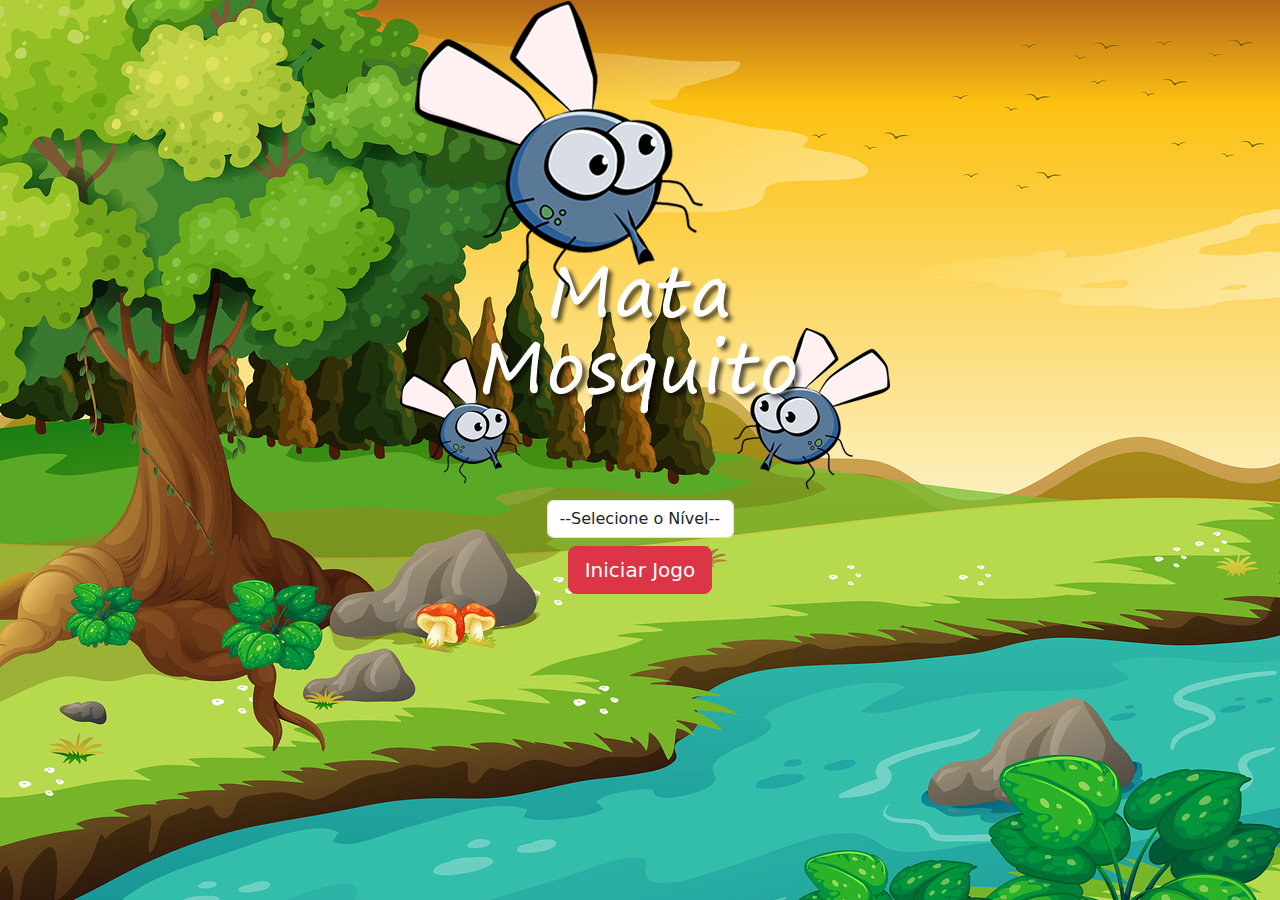
<file: index.html>
<!DOCTYPE html>
<html lang="en">
<head>
    <meta charset="UTF-8">
    <meta http-equiv="X-UA-Compatible" content="IE=edge">
    <meta name="viewport" content="width=device-width, initial-scale=1.0">
    <link rel="stylesheet" href="https://cdn.jsdelivr.net/npm/bootstrap@5.2.0-beta1/dist/css/bootstrap.min.css">
    <link rel="stylesheet" href="style.css">

    <script>
        function iniciarJogo() {
            
             var nivel = document.getElementById('nivel').value

             if (nivel === '') {
                 alert('Selecione um nivel para iniciar o jogo')
                 return false
                }

                window.location.href = "app.html"
        }
    </script>

    <title>Document</title>
</head>
<body>

    <div class="container">
        <div class="row">
            <div class="col">
                <div class="d-flex justify-content-center">
                    <img src="/imagens/game.png" alt="">
                </div>
            </div>
        </div>

        <div class="row">
            <div class="col">
                <div class="d-flex justify-content-center"> 
                    <div class="mb-2"> <!--Menu de Dificuldade-->
                    <select class="form-control" name="" id="nivel">
                        <option value="">--Selecione o Nível--</option>
                        <option value="normal">Normal</option>
                        <option value="dificil">Dificil</option>
                        <option value="chucknorris">Chuck Norris</option>

                    </select>
                </div>
                </div>
            </div>
        </div>

        <div class="row">
            <div class="col">
                <!--centraliza-->
                <div class="d-flex justify-content-center"> 
                    <!--configura direcionamento do botao onClik-->
                    <button type="button" class="btn btn-danger btn-lg" onclick="iniciarJogo()">Iniciar Jogo</button>    
                </div>
            </div>
        </div>
    </div>
    
    
    <script src="https://cdn.jsdelivr.net/npm/@popperjs/core@2.11.5/dist/umd/popper.min.js" integrity="sha384-Xe+8cL9oJa6tN/veChSP7q+mnSPaj5Bcu9mPX5F5xIGE0DVittaqT5lorf0EI7Vk" crossorigin="anonymous"></script>
<script src="https://cdn.jsdelivr.net/npm/bootstrap@5.2.0-beta1/dist/js/bootstrap.min.js" integrity="sha384-kjU+l4N0Yf4ZOJErLsIcvOU2qSb74wXpOhqTvwVx3OElZRweTnQ6d31fXEoRD1Jy" crossorigin="anonymous"></script>
</body>
</html>
</file>
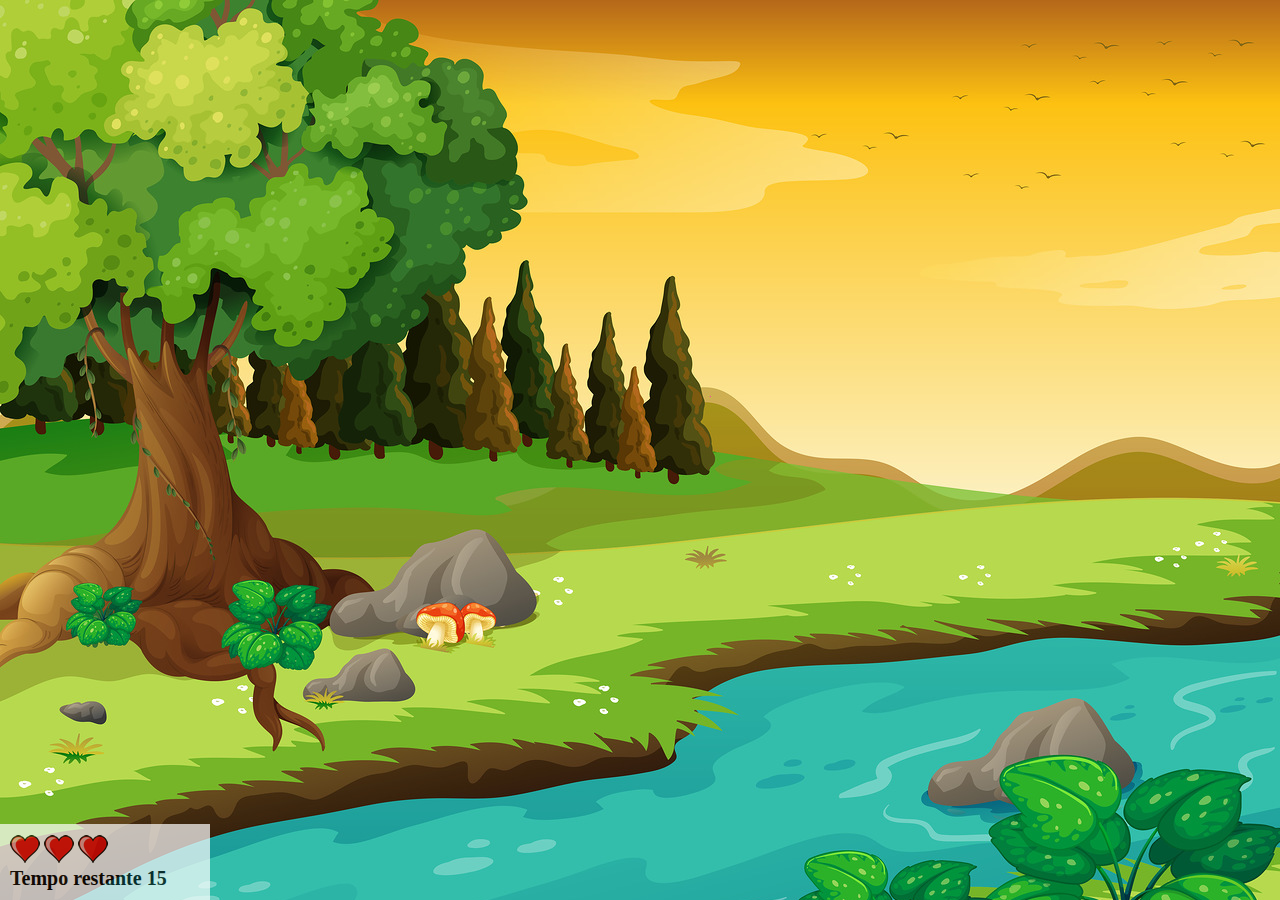
<file: app.html>
<!DOCTYPE html>
<html>
<head>
	<meta http-equiv="Content-Type" content="text/html;charset=UTF-8">
	<link rel="stylesheet" href="style.css">
	<title></title>

	<script src="jogo.js"></script>
</head>
<body onresize="ajustaTamanhoPalcoJogo()"> <!--funcao que atualiza o tamanho-->

	<div class="painel">
		<div class="vidas">
			<img id="v1" src="/imagens/coracao_cheio.png" alt="">
			<img id="v2" src="/imagens/coracao_cheio.png" alt="">
			<img id="v3" src="/imagens/coracao_cheio.png" alt="">

		</div>

		<div class="cronometro">Tempo restante <span id="cronometro"></span></div>

	
</div>
	<script>

		document.getElementById('cronometro').innerHTML = tempo  //introdus o conteudo dentro da Teg com Id


		var criaMosquito = setInterval(function() {
			posicaoRandomica()
		}, criaMosquitoTempo)

	</script>

</body>
</html>
</file>
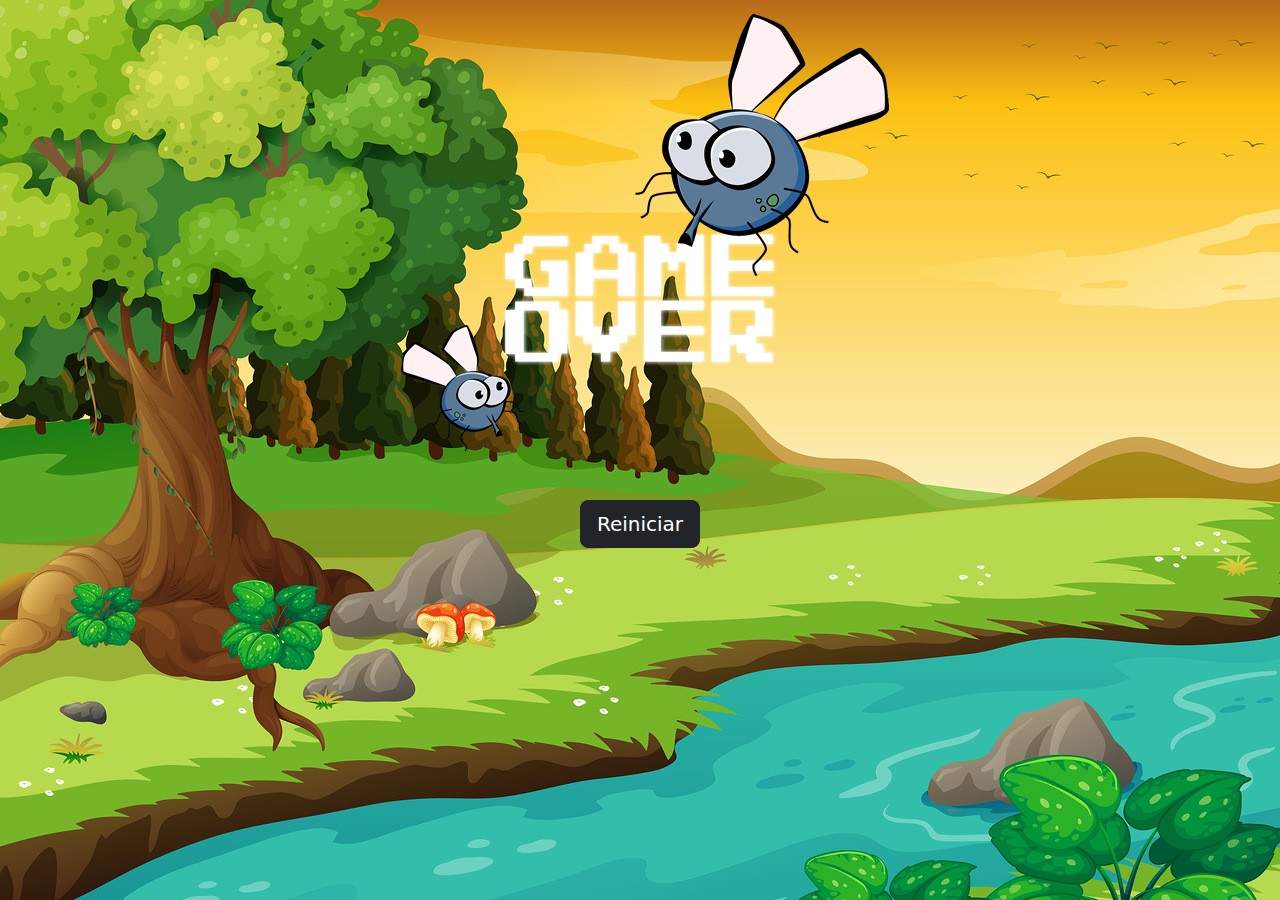
<file: fim_de_jogo.html>
<!DOCTYPE html>
<html lang="en">
<head>
    <meta charset="UTF-8">
    <meta http-equiv="X-UA-Compatible" content="IE=edge">
    <meta name="viewport" content="width=device-width, initial-scale=1.0">
    <link rel="stylesheet" href="https://cdn.jsdelivr.net/npm/bootstrap@5.2.0-beta1/dist/css/bootstrap.min.css">
    <link rel="stylesheet" href="style.css">

    <title>Document</title>
</head>
<body>

    <div class="container">
        <div class="row">
            <div class="col">
                <div class="d-flex justify-content-center">
                    <img src="/imagens/game_over.png" alt="">
                </div>
            </div>
        </div>

        <div class="row">
            <div class="col">
                <!--centraliza-->
                <div class="d-flex justify-content-center"> 
                    <!--configura direcionamento do botao onClik-->
                    <button type="button" class="btn btn-dark btn-lg" onclick="window.location.href = 'index.html'">Reiniciar</button>    
                </div>
            </div>
        </div>
    </div>
    
    
    <script src="https://cdn.jsdelivr.net/npm/@popperjs/core@2.11.5/dist/umd/popper.min.js" integrity="sha384-Xe+8cL9oJa6tN/veChSP7q+mnSPaj5Bcu9mPX5F5xIGE0DVittaqT5lorf0EI7Vk" crossorigin="anonymous"></script>
<script src="https://cdn.jsdelivr.net/npm/bootstrap@5.2.0-beta1/dist/js/bootstrap.min.js" integrity="sha384-kjU+l4N0Yf4ZOJErLsIcvOU2qSb74wXpOhqTvwVx3OElZRweTnQ6d31fXEoRD1Jy" crossorigin="anonymous"></script>
</body>
</html>
</file>
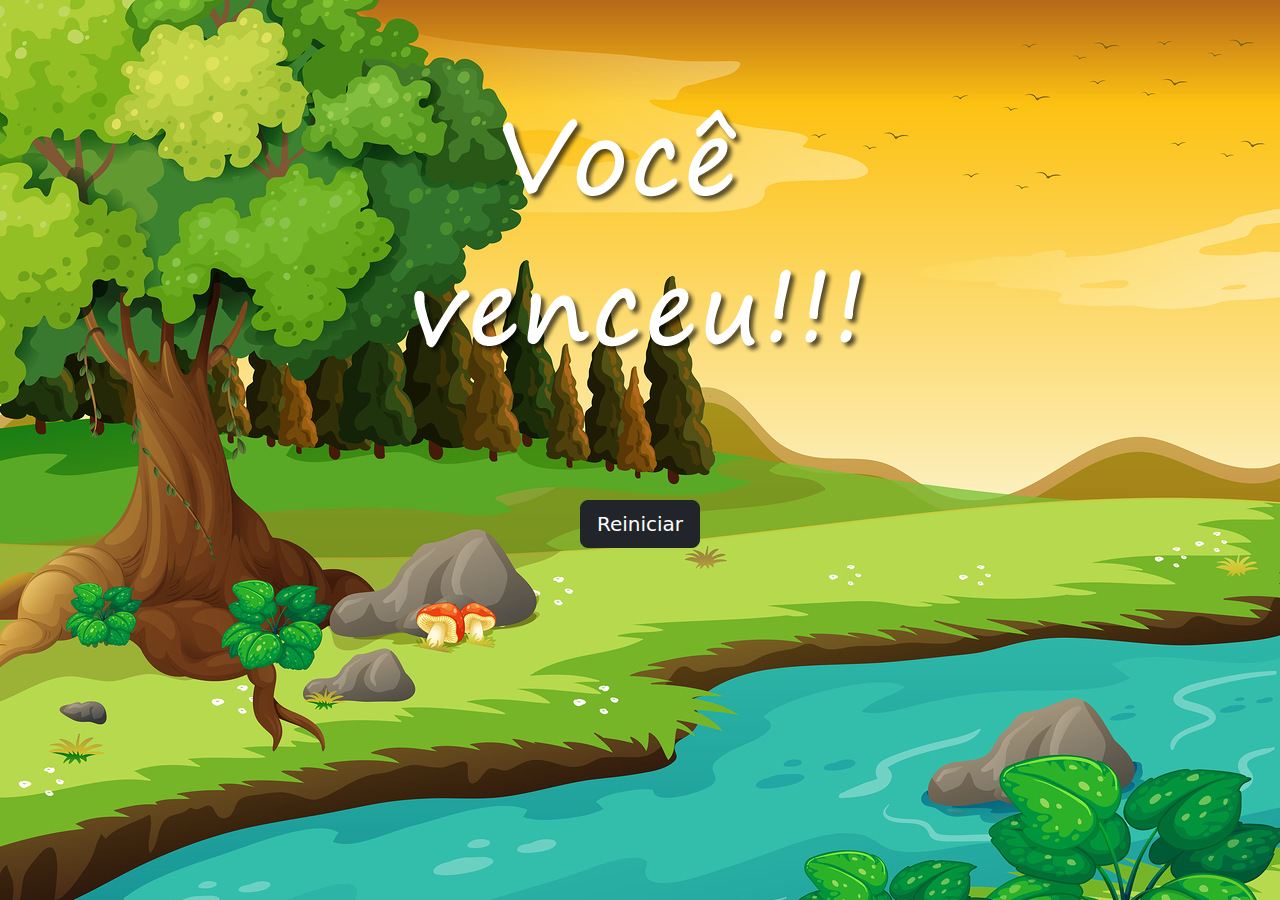
<file: vitoria.html>
<!DOCTYPE html>
<html lang="en">
<head>
    <meta charset="UTF-8">
    <meta http-equiv="X-UA-Compatible" content="IE=edge">
    <meta name="viewport" content="width=device-width, initial-scale=1.0">
    <link rel="stylesheet" href="https://cdn.jsdelivr.net/npm/bootstrap@5.2.0-beta1/dist/css/bootstrap.min.css">
    <link rel="stylesheet" href="style.css">

    <title>Document</title>
</head>
<body>

    <div class="container">
        <div class="row">
            <div class="col">
                <div class="d-flex justify-content-center">
                    <img src="/imagens/vitoria.png" alt="">
                </div>
            </div>
        </div>

        <div class="row">
            <div class="col">
                <!--centraliza-->
                <div class="d-flex justify-content-center"> 
                    <!--configura direcionamento do botao onClik-->
                    <button type="button" class="btn btn-dark btn-lg" onclick="window.location.href = 'index.html'">Reiniciar</button>    
                </div>
            </div>
        </div>
    </div>
    
    
    <script src="https://cdn.jsdelivr.net/npm/@popperjs/core@2.11.5/dist/umd/popper.min.js" integrity="sha384-Xe+8cL9oJa6tN/veChSP7q+mnSPaj5Bcu9mPX5F5xIGE0DVittaqT5lorf0EI7Vk" crossorigin="anonymous"></script>
<script src="https://cdn.jsdelivr.net/npm/bootstrap@5.2.0-beta1/dist/js/bootstrap.min.js" integrity="sha384-kjU+l4N0Yf4ZOJErLsIcvOU2qSb74wXpOhqTvwVx3OElZRweTnQ6d31fXEoRD1Jy" crossorigin="anonymous"></script>
</body>
</html>
</file>
<file: style.css>
html {
    cursor: url(/imagens/mata_mosca.png) 30 30, auto;
}

body {
    background-image: url(imagens/bg.jpg);
    background-repeat: no-repeat;
    background-size: 100%;
}

.mosquito1 {
    width: 50px;
    height: 50px;
}

.mosquito2 {
    width: 70px;
    height: 70px;
}

.mosquito3 {
    width: 90px;
    height: 90px;
}

/*alterar lado da imagem*/
.ladoA {
    transform: scaleX(1); /*padrao*/
}

.ladoB {
    transform: scaleX(-1); /*invertida*/
}

.painel {
    position: absolute;
    width: 190px;
    padding: 10px;
    left: 0px;
    bottom: 0px;
    border-top: solid 1px #fff;
    background-color: #fff;
    opacity: 0.7;
}

.vidas {
    float: left; /*flutuar a esquerda*/
}

.cronometro {
    float: left;
    font-size: 20px; /*tamanho da fonte*/
    font-weight: bold; /*testo em negrito*/
}
</file>
